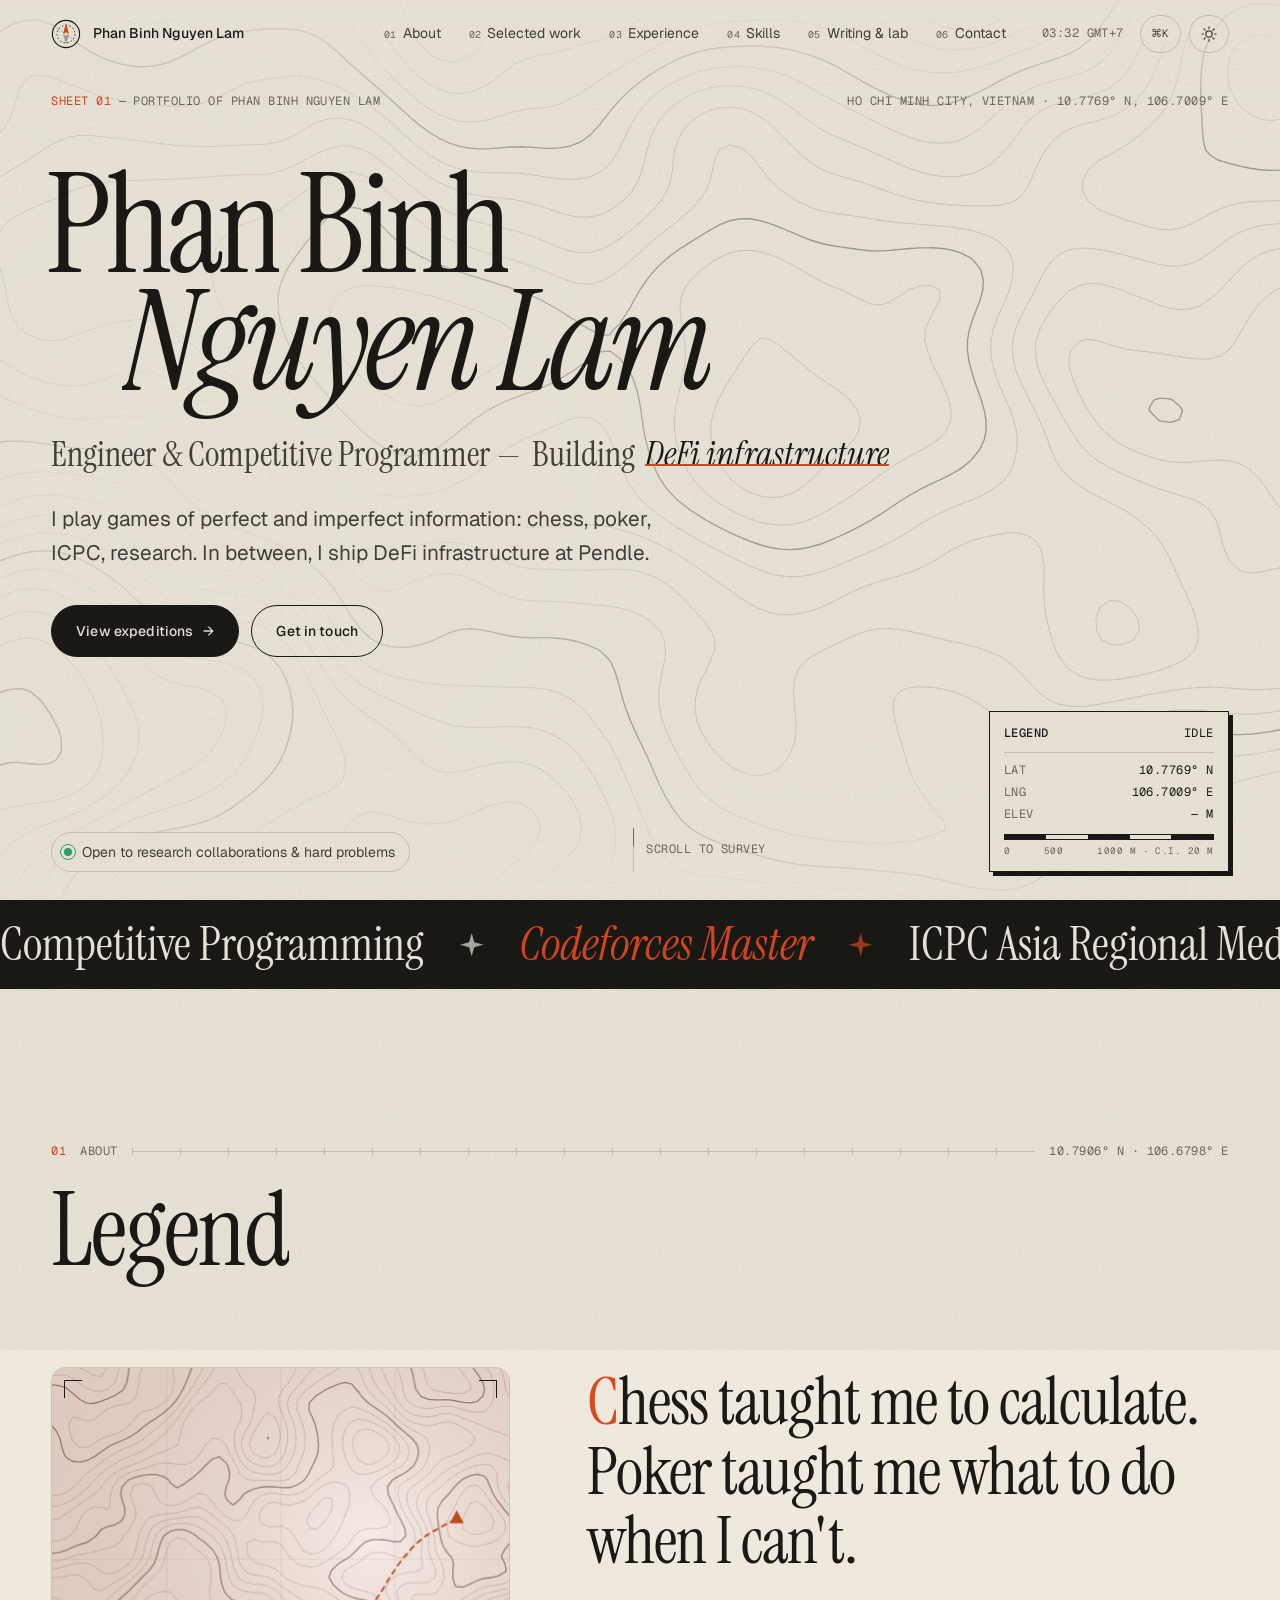
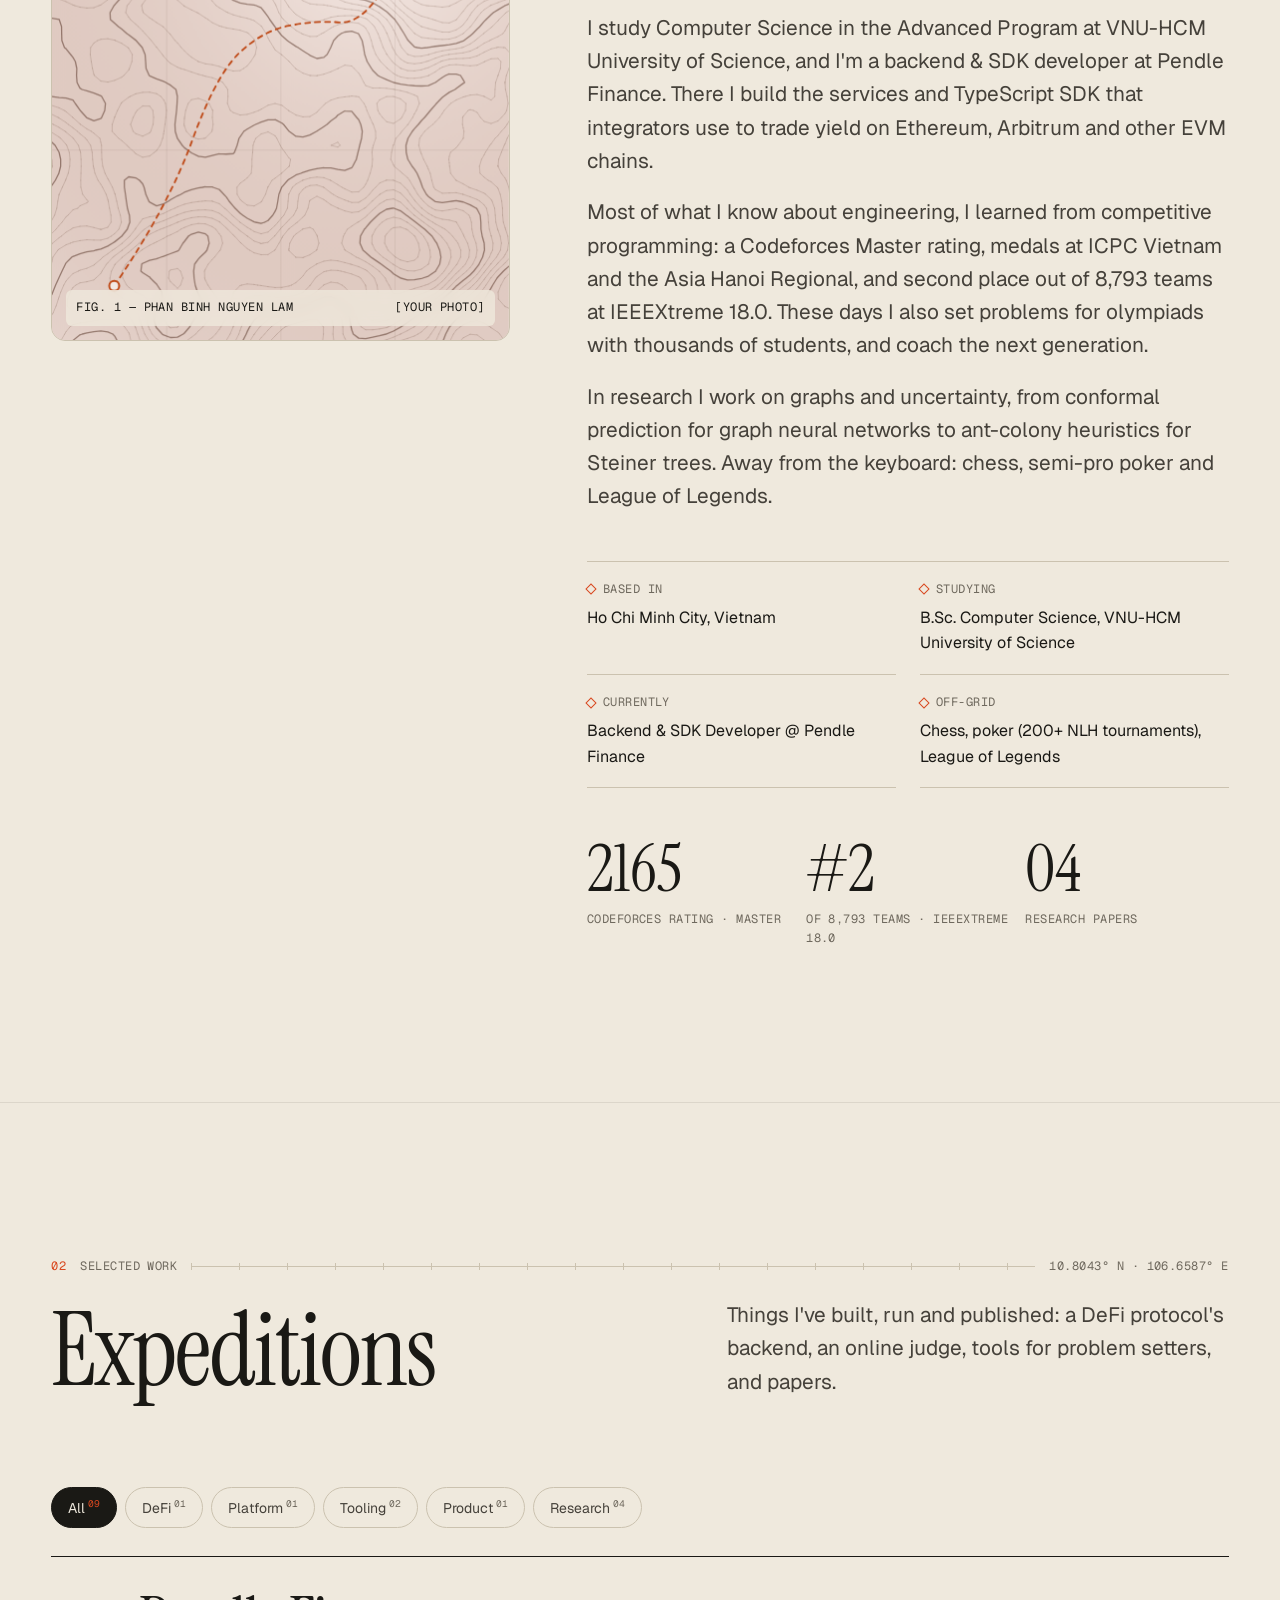
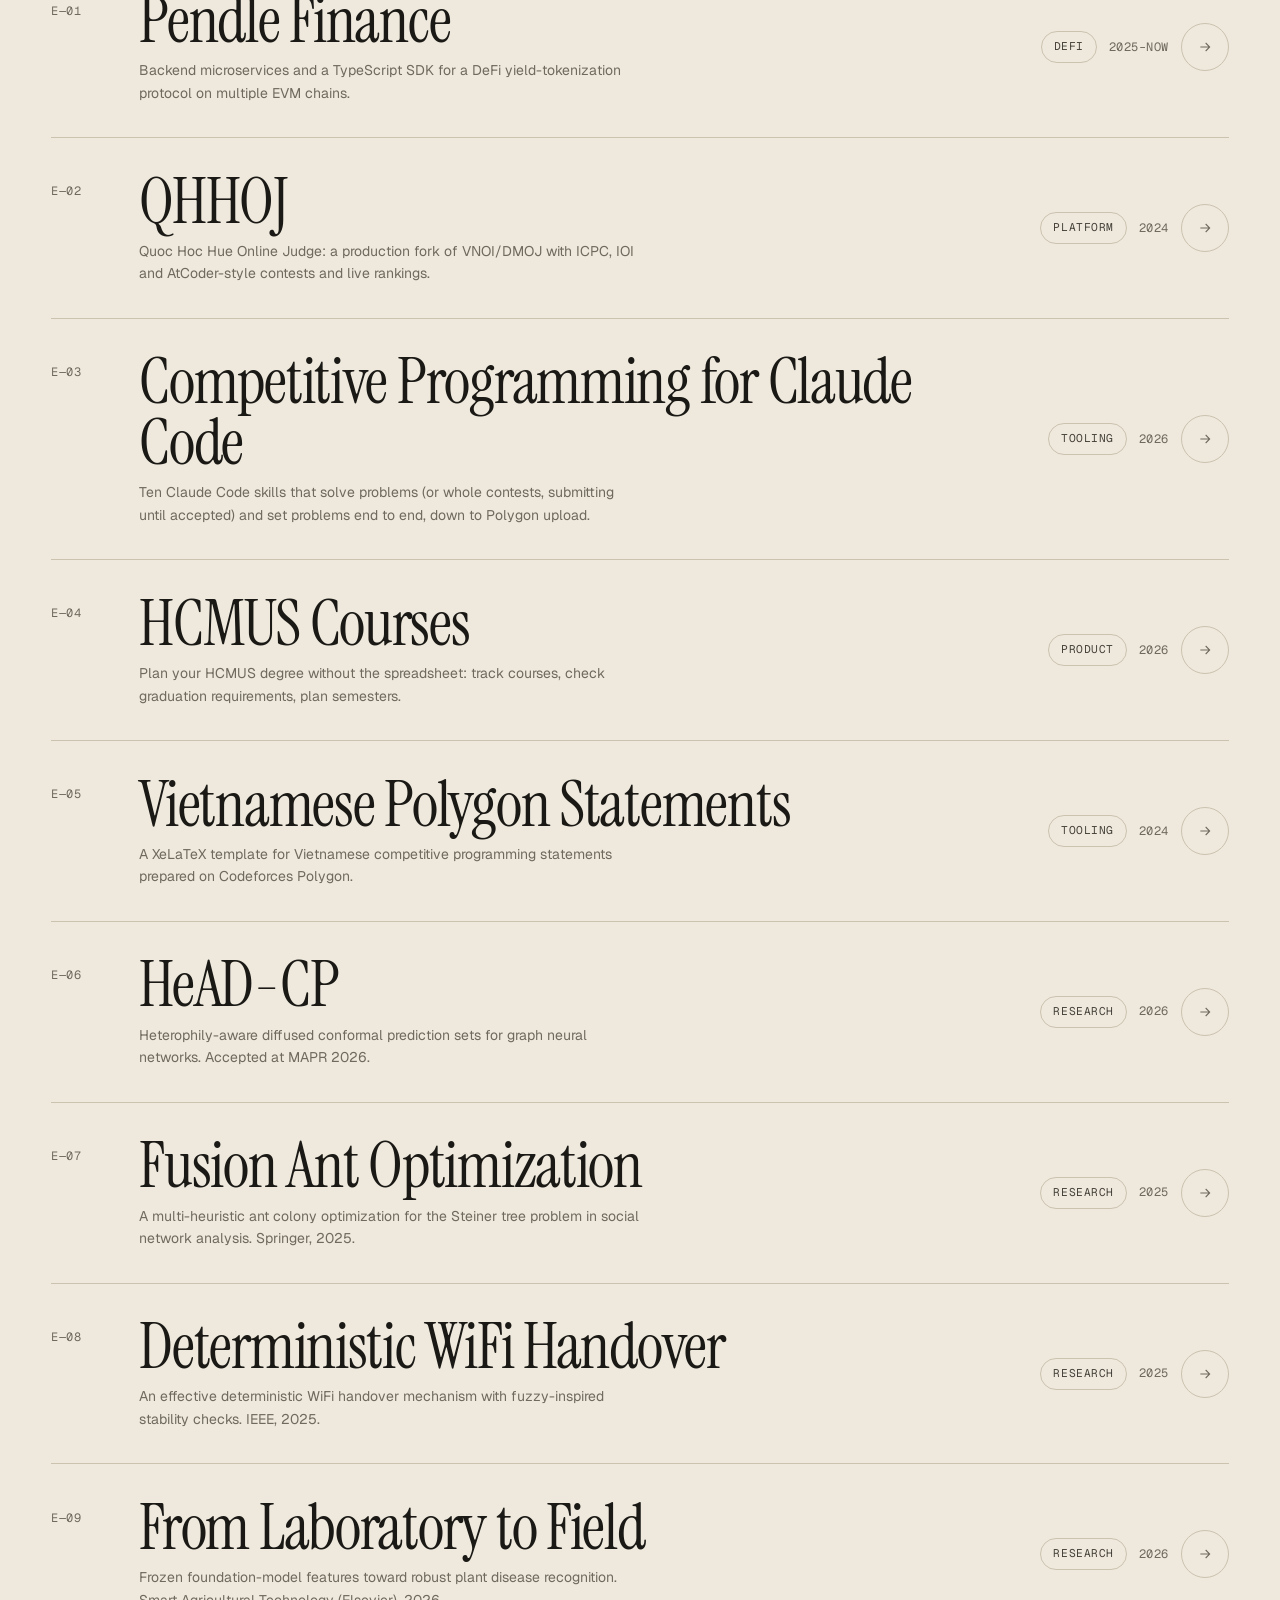
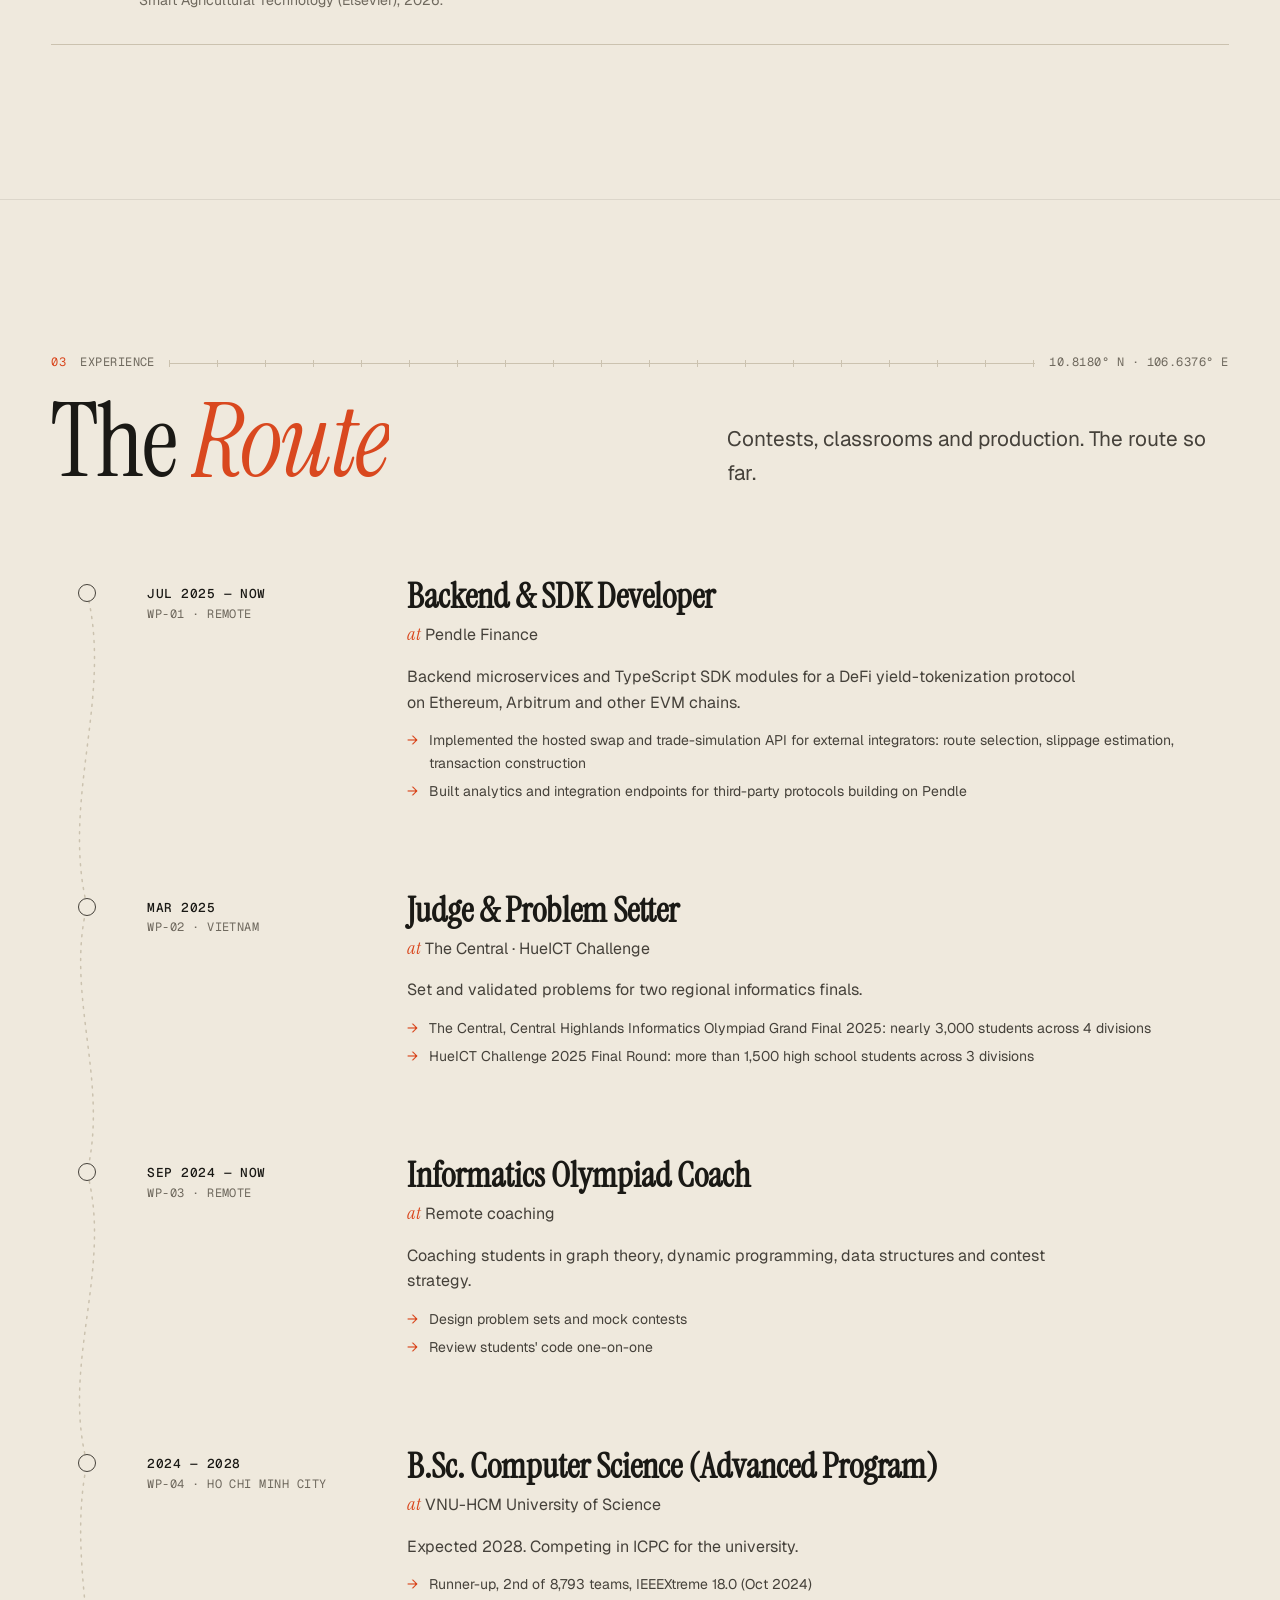
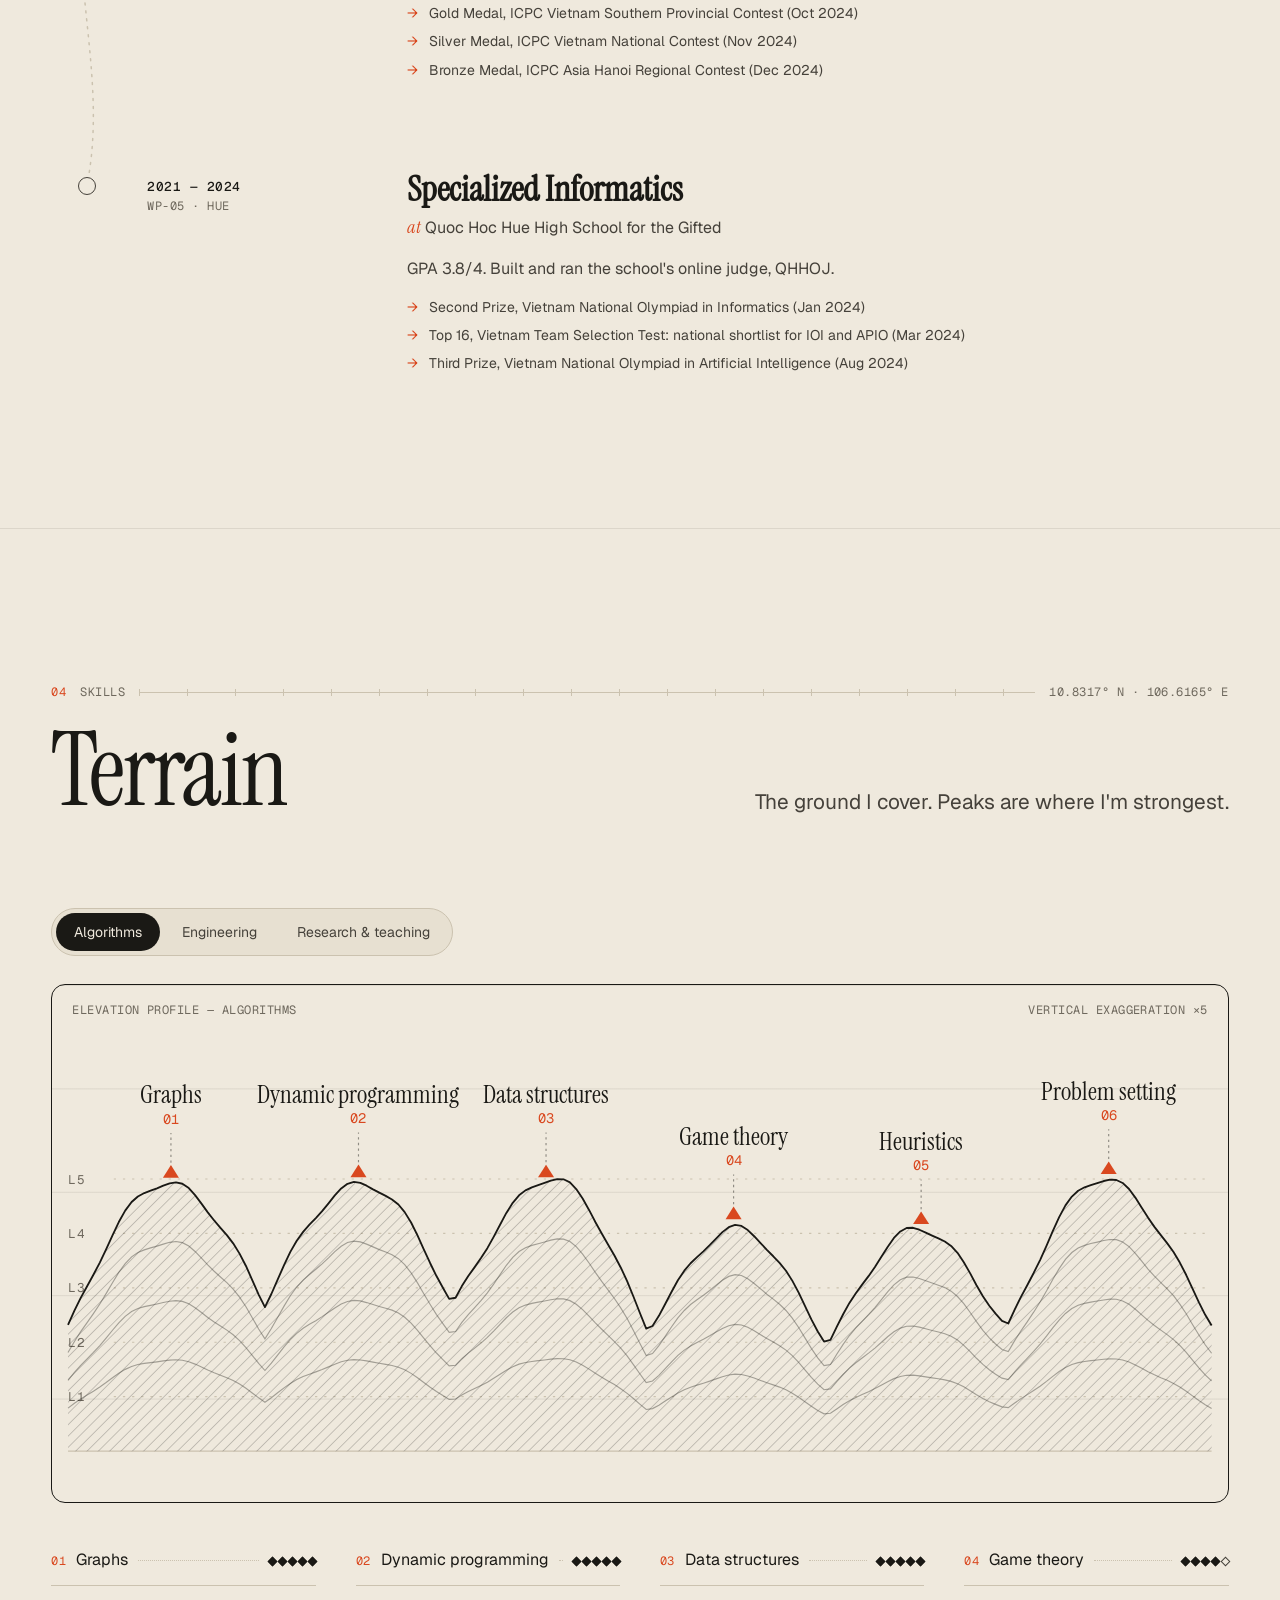
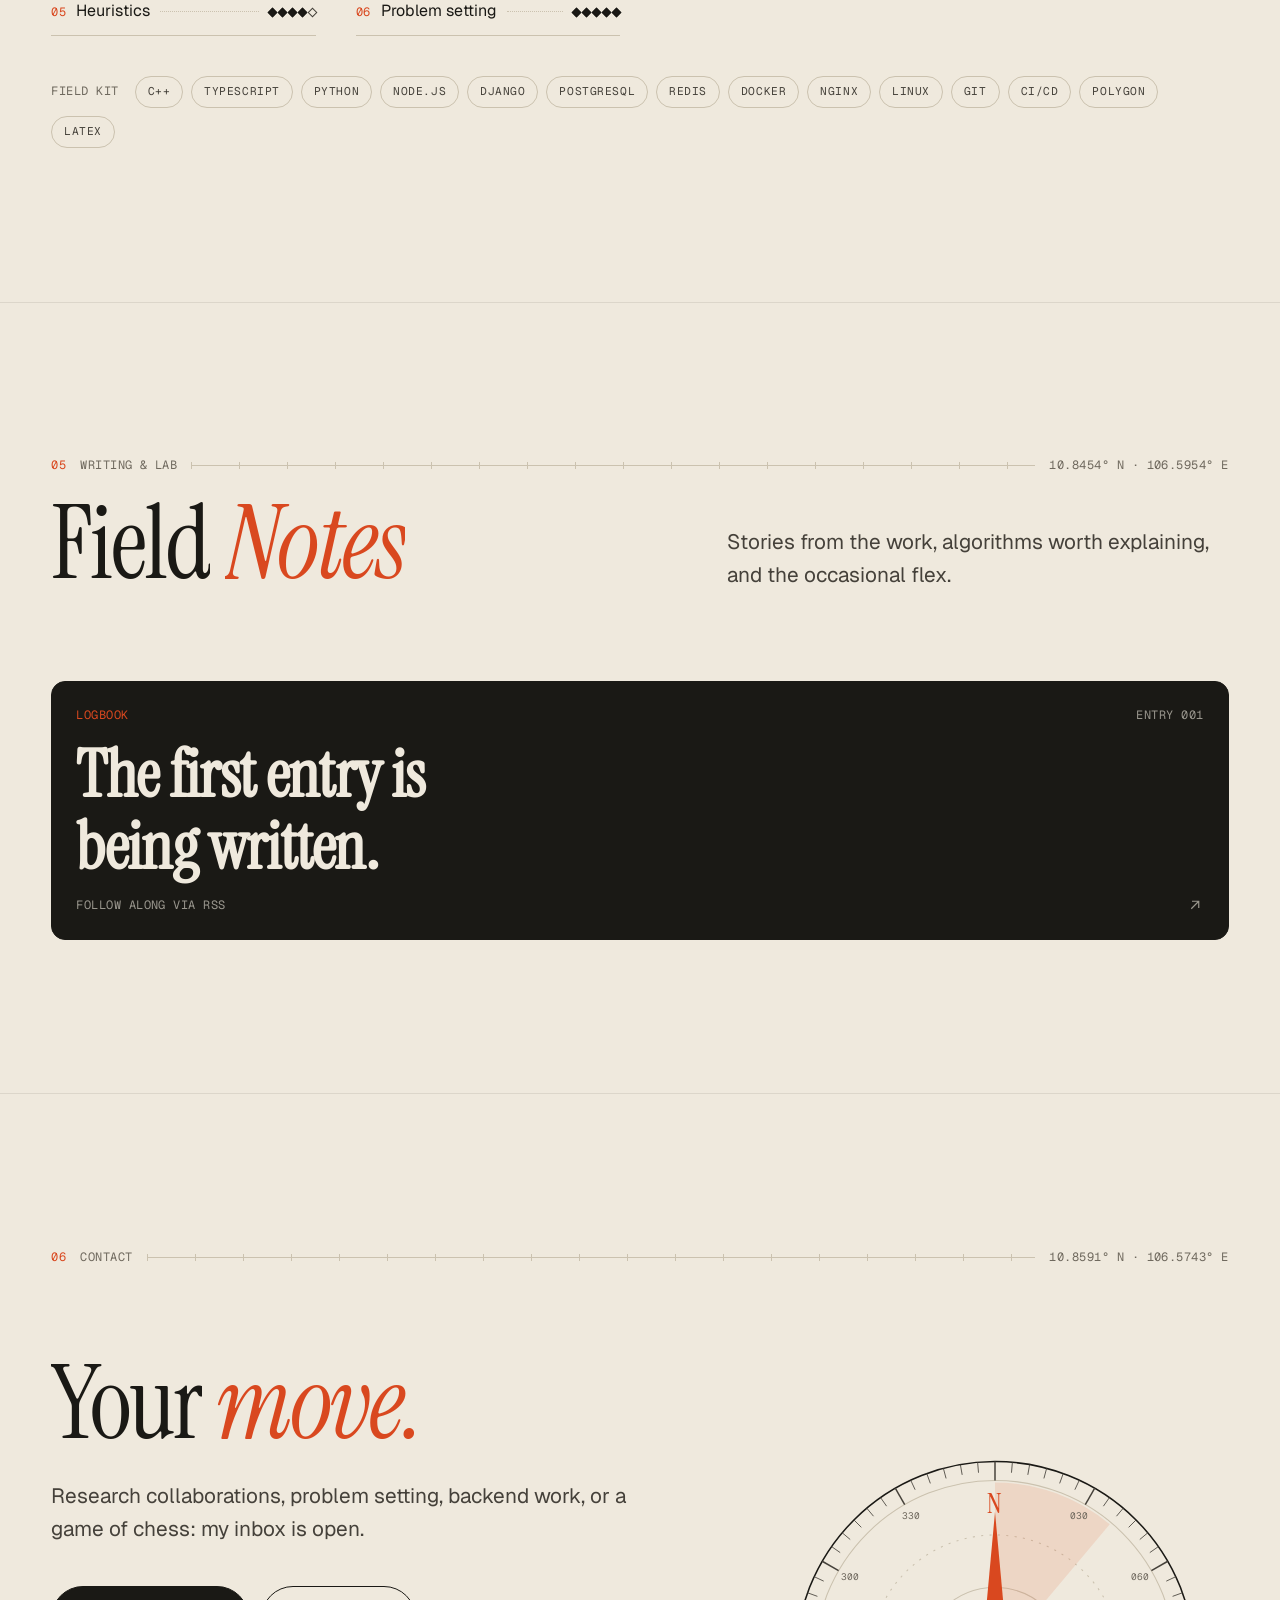
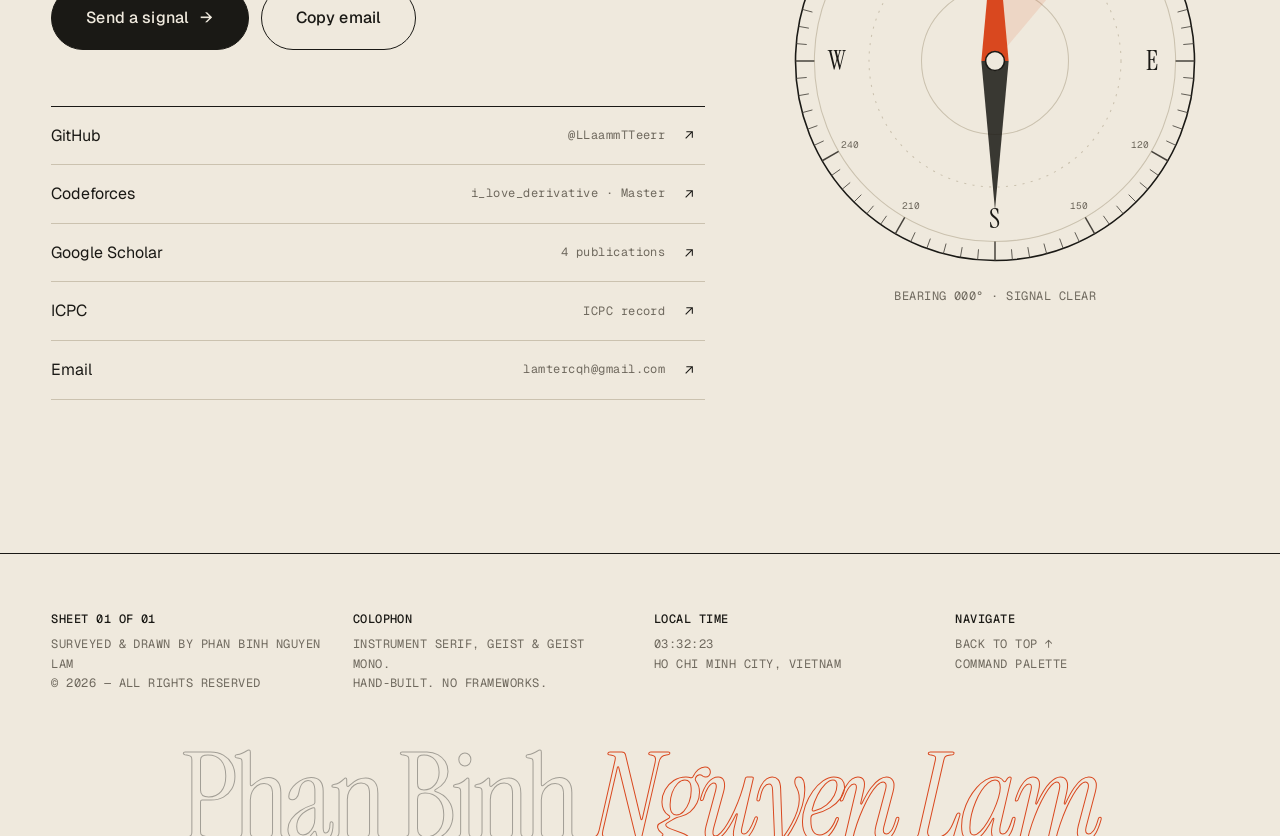
<file: index.html>
<!doctype html>
<html lang="en">
<head>
  <meta charset="utf-8">
  <meta name="viewport" content="width=device-width, initial-scale=1, viewport-fit=cover">
  <title>Phan Binh Nguyen Lam — Engineer &amp; Competitive Programmer</title>
  <meta name="description" content="Codeforces Master, ICPC medalist and researcher; backend &amp; SDK developer at Pendle Finance. Portfolio and Field Notes.">
  <meta name="theme-color" content="#EFE9DD" media="(prefers-color-scheme: light)">
  <meta name="theme-color" content="#0D1014" media="(prefers-color-scheme: dark)">
  <meta property="og:type" content="website">
  <meta property="og:title" content="Phan Binh Nguyen Lam — Engineer &amp; Competitive Programmer">
  <meta property="og:description" content="Codeforces Master, ICPC medalist and researcher; backend &amp; SDK developer at Pendle Finance.">
  <link rel="icon" href="favicon.svg" type="image/svg+xml">

  <!-- Resolve theme before first paint (no flash). -->
  <script>
    (function () {
      var saved = null;
      try { saved = localStorage.getItem("atlas-theme"); } catch (e) {}
      var dark = window.matchMedia && matchMedia("(prefers-color-scheme: dark)").matches;
      document.documentElement.setAttribute("data-theme", saved || (dark ? "dark" : "light"));
      document.documentElement.classList.add("js");
    })();
  </script>

  <link rel="preconnect" href="https://fonts.googleapis.com">
  <link rel="preconnect" href="https://fonts.gstatic.com" crossorigin>
  <link rel="stylesheet" href="https://fonts.googleapis.com/css2?family=Instrument+Serif:ital@0;1&family=Geist:wght@300..700&family=Geist+Mono:wght@400;500&display=swap">
  <link rel="stylesheet" href="css/style.css">
</head>
<body>
  <a class="skip-link" href="#main">Skip to content</a>
  <div class="grain" aria-hidden="true"></div>

  <!-- Custom crosshair cursor (fine pointers only) -->
  <div class="cursor hidden" aria-hidden="true">
    <div class="cursor-ring"></div>
    <div class="cursor-dot"></div>
    <div class="cursor-label mono"></div>
  </div>

  <!-- ================= Header ================= -->
  <header class="site-header" id="site-header">
    <a class="brand" href="#top" aria-label="Back to top">
      <svg class="brand-mark" viewBox="0 0 32 32" aria-hidden="true">
        <circle cx="16" cy="16" r="14.5" fill="none" stroke="currentColor" stroke-width="1.2"/>
        <circle cx="16" cy="16" r="9.5" fill="none" stroke="currentColor" stroke-width="1" stroke-dasharray="1.5 2.5"/>
        <path class="brand-needle" d="M16 4.5l3.2 11.5L16 14l-3.2 2z"/>
        <path d="M16 27.5l-3.2-11.5L16 18l3.2-2z" fill="currentColor" opacity=".35"/>
      </svg>
      <span class="brand-name" data-bind="name"></span>
    </a>

    <nav class="nav" aria-label="Primary">
      <ol class="nav-list" id="nav-list"></ol>
    </nav>

    <div class="header-tools">
      <span class="clock mono" id="clock" title="Local time"></span>
      <button class="tool-btn palette-btn" id="palette-btn" type="button" aria-label="Open command palette" aria-keyshortcuts="Control+K Meta+K">
        <span class="mono">⌘K</span>
      </button>
      <button class="tool-btn theme-btn" id="theme-btn" type="button" aria-label="Switch to dark theme">
        <svg viewBox="0 0 24 24" aria-hidden="true">
          <g class="sun"><circle cx="12" cy="12" r="4.2"/><path d="M12 2.5v2.2M12 19.3v2.2M2.5 12h2.2M19.3 12h2.2M5.3 5.3l1.6 1.6M17.1 17.1l1.6 1.6M5.3 18.7l1.6-1.6M17.1 6.9l1.6-1.6"/></g>
          <path class="moon" d="M20 14.5A8.5 8.5 0 0 1 9.5 4a8.5 8.5 0 1 0 10.5 10.5z"/>
        </svg>
      </button>
      <button class="tool-btn menu-btn" id="menu-btn" type="button" aria-expanded="false" aria-controls="mobile-menu" aria-label="Open menu">
        <span></span><span></span>
      </button>
    </div>
  </header>

  <div class="mobile-menu" id="mobile-menu" hidden>
    <ol class="mobile-menu-list" id="mobile-menu-list"></ol>
    <div class="mobile-menu-foot mono" id="mobile-menu-foot"></div>
  </div>

  <!-- Right-edge scroll "sheet index" (desktop) -->
  <aside class="sheet-index" aria-hidden="true">
    <div class="sheet-ruler" id="sheet-ruler"></div>
    <div class="sheet-marker" id="sheet-marker"><span class="mono" id="sheet-pct">000</span></div>
  </aside>

  <!-- ================= Main ================= -->
  <main id="main">
    <section class="hero" id="top" aria-labelledby="hero-name">
      <canvas class="hero-canvas" id="hero-canvas" aria-hidden="true"></canvas>
      <div class="hero-vignette" aria-hidden="true"></div>
      <div class="hero-inner container" id="hero-inner"></div>
    </section>

    <div class="marquee" aria-hidden="true">
      <div class="marquee-track" id="marquee-track"></div>
    </div>

    <section class="section about" id="about" data-section="about"></section>
    <section class="section work" id="work" data-section="work"></section>
    <section class="section route" id="route" data-section="route"></section>
    <section class="section terrain" id="terrain" data-section="terrain"></section>
    <section class="section notes" id="notes" data-section="notes"></section>
    <section class="section contact" id="contact" data-section="contact"></section>
  </main>

  <footer class="site-footer" id="site-footer"></footer>

  <!-- Floating project preview that follows the cursor over the work list -->
  <div class="work-preview" id="work-preview" aria-hidden="true">
    <div class="work-preview-media" id="work-preview-media"></div>
    <span class="work-preview-label mono" id="work-preview-label"></span>
  </div>

  <dialog class="project-dialog" id="project-dialog" aria-labelledby="pd-title"></dialog>

  <dialog class="palette" id="palette" aria-label="Command palette">
    <div class="palette-box">
      <div class="palette-search">
        <svg viewBox="0 0 24 24" aria-hidden="true"><circle cx="11" cy="11" r="6.5"/><path d="M16 16l4.5 4.5"/></svg>
        <input id="palette-input" type="text" placeholder="Where to?" autocomplete="off" spellcheck="false"
               role="combobox" aria-expanded="true" aria-controls="palette-list" aria-autocomplete="list">
        <kbd class="mono">esc</kbd>
      </div>
      <ul class="palette-list" id="palette-list" role="listbox" aria-label="Commands"></ul>
      <div class="palette-foot mono">
        <span><kbd>↑</kbd><kbd>↓</kbd> navigate</span>
        <span><kbd>↵</kbd> go</span>
        <span><kbd>/</kbd> or <kbd>⌘K</kbd> open</span>
        <span><kbd>T</kbd> theme</span>
      </div>
    </div>
  </dialog>

  <div class="toast mono" id="toast" role="status" aria-live="polite"></div>

  <noscript>
    <div class="noscript">This portfolio renders its content with JavaScript. Please enable it to explore the map.</div>
  </noscript>

  <!-- Latest posts are inlined here by build.py; ignored when the file is opened directly. -->
  <!-- build:notes -->
  <script src="js/content.js"></script>
  <script src="js/terrain.js"></script>
  <script src="js/main.js"></script>
</body>
</html>
</file>
<file: css/style.css>
/* ==========================================================================
   THE ATLAS — portfolio template
   A topographic survey sheet: paper, ink, contour lines, one signal colour.
   --------------------------------------------------------------------------
   1. Tokens          5. Hero              9.  Terrain (skills)
   2. Base            6. Marquee           10. Field notes
   3. Utilities       7. About / Work      11. Contact & footer
   4. Chrome          8. Route             12. Overlays · 13. Motion prefs
   ========================================================================== */

/* 1. TOKENS ---------------------------------------------------------------- */
:root {
  /* Paper (light) */
  --paper:        #EFE9DD;
  --paper-2:      #E7E0D1;
  --paper-3:      #DDD4C2;
  --ink:          #1A1915;
  --ink-2:        #45413A;
  --muted:        #6F695E;
  --rule:         #CBC2AF;
  --rule-soft:    rgba(26, 25, 21, .09);
  --accent:       #D9481F;   /* survey orange — the one loud colour */
  --accent-ink:   #FFF8F0;
  --accent-soft:  rgba(217, 72, 31, .12);
  --teal:         #2C6A62;   /* secondary: water / links */
  --contour:        rgba(26, 25, 21, .17);
  --contour-strong: rgba(26, 25, 21, .36);
  --shadow: 0 1px 0 rgba(26,25,21,.04), 0 18px 50px -20px rgba(26,25,21,.35);

  /* Type */
  --serif: "Instrument Serif", "Iowan Old Style", "Palatino Linotype", Georgia, serif;
  --sans:  "Geist", ui-sans-serif, system-ui, -apple-system, "Segoe UI", sans-serif;
  --mono:  "Geist Mono", ui-monospace, "SFMono-Regular", Menlo, Consolas, monospace;

  --fs-xs:   .75rem;
  --fs-sm:   .875rem;
  --fs-md:   1rem;
  --fs-lg:   clamp(1.125rem, 1rem + .4vw, 1.3rem);
  --fs-xl:   clamp(1.5rem, 1.2rem + 1.2vw, 2.25rem);
  --fs-2xl:  clamp(2.2rem, 1.4rem + 3.4vw, 4.5rem);
  --fs-3xl:  clamp(3rem, 1.6rem + 6vw, 7.5rem);
  --fs-hero: clamp(4.25rem, min(1rem + 16vw, 15.5vh), 12.5rem);

  /* Space & shape */
  --gutter: clamp(16px, 4vw, 56px);
  --maxw: 1320px;
  --section-y: clamp(96px, 12vw, 180px);
  --radius: 14px;
  --radius-sm: 8px;
  --header-h: 68px;

  --ease-out: cubic-bezier(.16, 1, .3, 1);
  --ease-in-out: cubic-bezier(.65, 0, .35, 1);

  color-scheme: light;
}

/* Night chart (dark) — applied by system preference unless the user picked light,
   and always when the user picked dark. */
@media (prefers-color-scheme: dark) {
  :root:not([data-theme="light"]) {
    --paper: #0D1014; --paper-2: #13181E; --paper-3: #1B222A;
    --ink: #ECE6D8; --ink-2: #BDB6A8; --muted: #878D95;
    --rule: #28303A; --rule-soft: rgba(236, 230, 216, .08);
    --accent: #FF7447; --accent-ink: #140B06; --accent-soft: rgba(255, 116, 71, .14);
    --teal: #72C4B7;
    --contour: rgba(236, 230, 216, .11); --contour-strong: rgba(236, 230, 216, .26);
    --shadow: 0 1px 0 rgba(0,0,0,.2), 0 24px 60px -20px rgba(0,0,0,.8);
    color-scheme: dark;
  }
}
:root[data-theme="dark"] {
  --paper: #0D1014; --paper-2: #13181E; --paper-3: #1B222A;
  --ink: #ECE6D8; --ink-2: #BDB6A8; --muted: #878D95;
  --rule: #28303A; --rule-soft: rgba(236, 230, 216, .08);
  --accent: #FF7447; --accent-ink: #140B06; --accent-soft: rgba(255, 116, 71, .14);
  --teal: #72C4B7;
  --contour: rgba(236, 230, 216, .11); --contour-strong: rgba(236, 230, 216, .26);
  --shadow: 0 1px 0 rgba(0,0,0,.2), 0 24px 60px -20px rgba(0,0,0,.8);
  color-scheme: dark;
}

/* 2. BASE ------------------------------------------------------------------ */
*, *::before, *::after { box-sizing: border-box; }
html {
  -webkit-text-size-adjust: 100%;
  scroll-behavior: smooth;
  scroll-padding-top: calc(var(--header-h) + 12px);
  background: var(--paper);
}
body {
  margin: 0;
  background: var(--paper);
  color: var(--ink);
  font-family: var(--sans);
  font-size: var(--fs-md);
  line-height: 1.6;
  font-weight: 400;
  -webkit-font-smoothing: antialiased;
  -moz-osx-font-smoothing: grayscale;
  text-rendering: optimizeLegibility;
  overflow-x: clip;
}
img, svg, canvas { display: block; max-width: 100%; }
a { color: inherit; text-decoration: none; }
button { font: inherit; color: inherit; background: none; border: 0; padding: 0; cursor: pointer; }
h1, h2, h3, h4, p, ol, ul, figure, dl, dd { margin: 0; }
ol, ul { padding: 0; list-style: none; }
::selection { background: var(--accent); color: var(--accent-ink); }

:focus-visible {
  outline: 2px solid var(--accent);
  outline-offset: 3px;
  border-radius: 4px;
}

/* 3. UTILITIES ------------------------------------------------------------- */
.container { width: 100%; max-width: var(--maxw); margin-inline: auto; padding-inline: var(--gutter); }
.mono { font-family: var(--mono); font-size: var(--fs-xs); letter-spacing: .04em; text-transform: uppercase; font-feature-settings: "tnum" 1; }
.serif { font-family: var(--serif); font-weight: 400; }
.sr-only { position: absolute !important; width: 1px; height: 1px; padding: 0; margin: -1px; overflow: hidden; clip: rect(0 0 0 0); white-space: nowrap; border: 0; }
.muted { color: var(--muted); }
kbd { font-family: var(--mono); font-size: .7rem; padding: .1em .45em; border: 1px solid var(--rule); border-bottom-width: 2px; border-radius: 5px; background: var(--paper-2); color: var(--ink-2); }

.skip-link {
  position: fixed; left: 16px; top: -60px; z-index: 200;
  background: var(--ink); color: var(--paper); padding: 10px 16px; border-radius: var(--radius-sm);
  transition: top .2s var(--ease-out);
}
.skip-link:focus { top: 16px; }

.grain {
  position: fixed; inset: -50%; z-index: 90; pointer-events: none; opacity: .09;
  background-image: url("data:image/svg+xml,%3Csvg xmlns='http://www.w3.org/2000/svg' width='180' height='180'%3E%3Cfilter id='n'%3E%3CfeTurbulence type='fractalNoise' baseFrequency='.85' numOctaves='3' stitchTiles='stitch'/%3E%3CfeColorMatrix values='0 0 0 0 0 0 0 0 0 0 0 0 0 0 0 0 0 0 .9 0'/%3E%3C/filter%3E%3Crect width='100%25' height='100%25' filter='url(%23n)'/%3E%3C/svg%3E");
  mix-blend-mode: multiply;
}
[data-theme="dark"] .grain { mix-blend-mode: screen; opacity: .05; filter: invert(1); }

/* Buttons */
.btn {
  --bx: 0px; --by: 0px;
  position: relative; display: inline-flex; align-items: center; gap: .7em;
  height: 52px; padding: 0 24px; border-radius: 999px;
  font-size: var(--fs-sm); font-weight: 500; letter-spacing: .01em;
  border: 1px solid var(--ink);
  transform: translate(var(--bx), var(--by));
  transition: transform .5s var(--ease-out), background-color .3s, color .3s, border-color .3s;
  overflow: hidden; isolation: isolate; white-space: nowrap;
}
.btn::before {
  content: ""; position: absolute; inset: 0; z-index: -1;
  background: var(--accent); border-radius: inherit;
  transform: translateY(101%); transition: transform .5s var(--ease-out);
}
.btn:hover::before, .btn:focus-visible::before { transform: translateY(0); }
.btn:hover, .btn:focus-visible { border-color: var(--accent); color: var(--accent-ink); }
.btn-primary { background: var(--ink); color: var(--paper); }
.btn-ghost { background: transparent; color: var(--ink); }
.btn .arrow { transition: transform .5s var(--ease-out); }
.btn:hover .arrow { transform: translateX(4px); }
.btn-lg { height: 64px; padding: 0 34px; font-size: var(--fs-md); }

.chip {
  display: inline-flex; align-items: center; gap: .5em;
  padding: 6px 12px; border-radius: 999px; border: 1px solid var(--rule);
  font-family: var(--mono); font-size: .7rem; letter-spacing: .05em; text-transform: uppercase; color: var(--ink-2);
  white-space: nowrap;
}

/* Section scaffolding */
.section { position: relative; padding-block: var(--section-y); }
.section + .section { border-top: 1px solid var(--rule-soft); }
.sec-head { margin-bottom: clamp(48px, 7vw, 96px); }
.sec-meta { display: flex; align-items: center; gap: 14px; color: var(--muted); margin-bottom: 22px; }
.sec-idx { color: var(--accent); }
.sec-rule { flex: 1; height: 1px; background: var(--rule); position: relative; }
.sec-rule::after { /* scale-bar ticks */
  content: ""; position: absolute; left: 0; right: 0; top: -3px; height: 7px;
  background: repeating-linear-gradient(90deg, var(--rule) 0 1px, transparent 1px 48px);
}
.sec-coord { white-space: nowrap; }
.sec-title { font-family: var(--serif); font-weight: 400; font-size: var(--fs-3xl); line-height: .92; letter-spacing: -.02em; }
.sec-title em { font-style: italic; color: var(--accent); }
.sec-intro { margin-top: 22px; max-width: 46ch; color: var(--ink-2); font-size: var(--fs-lg); }
.sec-head-row { display: grid; gap: 24px; align-items: end; }
@media (min-width: 900px) { .sec-head-row.has-intro { grid-template-columns: 1.3fr 1fr; } .sec-head-row .sec-intro { justify-self: end; margin-top: 0; } }

/* Split-text reveal */
.split .w { display: inline-block; overflow: hidden; vertical-align: top; padding-bottom: .2em; margin-bottom: -.2em; }
.split .w > span { display: inline-block; transform: translateY(105%); transition: transform 1.1s var(--ease-out); transition-delay: calc(var(--i, 0) * 60ms); }
.split.in .w > span { transform: none; }
html:not(.js) .split .w > span { transform: none; }

.reveal { opacity: 0; transform: translateY(28px); transition: opacity 1s var(--ease-out), transform 1s var(--ease-out); transition-delay: var(--d, 0ms); }
.reveal.in { opacity: 1; transform: none; }

/* 4. CHROME: header, nav, sheet index, cursor ------------------------------- */
.site-header {
  position: fixed; inset: 0 0 auto 0; z-index: 60; height: var(--header-h);
  display: flex; align-items: center; gap: 24px;
  padding-inline: var(--gutter);
  transition: transform .5s var(--ease-out), background-color .4s, border-color .4s;
  border-bottom: 1px solid transparent;
}
.site-header.scrolled {
  background: color-mix(in srgb, var(--paper) 78%, transparent);
  -webkit-backdrop-filter: blur(14px) saturate(1.2); backdrop-filter: blur(14px) saturate(1.2);
  border-color: var(--rule-soft);
}
.site-header.hidden { transform: translateY(-100%); }
.brand { display: flex; align-items: center; gap: 12px; font-weight: 500; font-size: var(--fs-sm); }
.brand-mark { width: 30px; height: 30px; color: var(--ink); transition: transform 1.2s var(--ease-out); }
.brand-needle { fill: var(--accent); transform-origin: 16px 16px; transition: transform 1.2s var(--ease-out); }
.brand:hover .brand-needle { transform: rotate(360deg); }
.nav { margin-left: auto; }
.nav-list { display: flex; gap: 4px; }
.nav-link {
  position: relative; display: flex; align-items: baseline; gap: 6px;
  padding: 8px 12px; border-radius: 999px; font-size: var(--fs-sm); color: var(--ink-2);
  transition: color .3s, background-color .3s;
}
.nav-link .mono { font-size: .62rem; color: var(--muted); transition: color .3s; }
.nav-link:hover { color: var(--ink); background: var(--rule-soft); }
.nav-link.active { color: var(--ink); }
.nav-link.active .mono { color: var(--accent); }
.nav-link.active::after {
  content: ""; position: absolute; left: 50%; bottom: 1px; width: 4px; height: 4px; margin-left: -2px;
  border-radius: 50%; background: var(--accent);
}
.header-tools { display: flex; align-items: center; gap: 8px; }
.clock { color: var(--muted); margin-right: 8px; white-space: nowrap; }
.tool-btn {
  display: grid; place-items: center; height: 38px; min-width: 38px; padding: 0 10px;
  border-radius: 999px; border: 1px solid var(--rule); color: var(--ink-2);
  transition: border-color .3s, color .3s, background-color .3s;
}
.tool-btn:hover { border-color: var(--ink); color: var(--ink); }
.tool-btn .mono { font-size: .68rem; }
.theme-btn svg { width: 18px; height: 18px; fill: none; stroke: currentColor; stroke-width: 1.6; stroke-linecap: round; overflow: visible; }
.theme-btn .sun, .theme-btn .moon { transition: transform .7s var(--ease-out), opacity .4s; transform-origin: 12px 12px; }
.theme-btn .moon { opacity: 0; transform: rotate(-60deg) scale(.6); }
[data-theme="dark"] .theme-btn .sun { opacity: 0; transform: rotate(90deg) scale(.5); }
[data-theme="dark"] .theme-btn .moon { opacity: 1; transform: none; fill: currentColor; }
.menu-btn { display: none; gap: 5px; align-content: center; width: 42px; }
.menu-btn span { display: block; width: 16px; height: 1.5px; background: currentColor; transition: transform .4s var(--ease-out); }
.menu-btn[aria-expanded="true"] span:first-child { transform: translateY(3.25px) rotate(45deg); }
.menu-btn[aria-expanded="true"] span:last-child { transform: translateY(-3.25px) rotate(-45deg); }

@media (max-width: 1080px) { .nav-link .label-full { display: none; } }
@media (max-width: 960px) {
  .nav, .clock, .palette-btn { display: none; }
  .header-tools { margin-left: auto; }
  .menu-btn { display: grid; }
}

.mobile-menu {
  position: fixed; inset: 0; z-index: 55; background: var(--paper);
  padding: calc(var(--header-h) + 24px) var(--gutter) 32px;
  display: flex; flex-direction: column; justify-content: space-between;
  overflow-y: auto;
}
.mobile-menu[hidden] { display: none; }
.mobile-menu-list li { border-bottom: 1px solid var(--rule); }
.mobile-menu-list a {
  display: flex; align-items: baseline; gap: 16px; padding: 14px 0;
  font-family: var(--serif); font-size: clamp(2.2rem, 9vw, 3.4rem); line-height: 1.1;
  opacity: 0; transform: translateY(20px); animation: menuIn .7s var(--ease-out) forwards;
  animation-delay: calc(var(--i) * 55ms + 60ms);
}
.mobile-menu-list .mono { color: var(--accent); }
.mobile-menu-foot a { text-transform: none; }
.mobile-menu-foot { display: flex; justify-content: space-between; gap: 16px; color: var(--muted); margin-top: 32px; flex-wrap: wrap; }
@keyframes menuIn { to { opacity: 1; transform: none; } }

/* Scroll sheet index */
.sheet-index {
  position: fixed; right: 18px; top: 50%; z-index: 40; height: min(56vh, 460px);
  transform: translateY(-50%); width: 16px;
  opacity: 0; transition: opacity .6s;
}
.sheet-index.on { opacity: 1; }
.sheet-ruler {
  position: absolute; inset: 0 0 0 auto; width: 8px;
  background: repeating-linear-gradient(180deg, var(--rule) 0 1px, transparent 1px 10px);
}
.sheet-ruler i { /* section ticks */
  position: absolute; right: 0; width: 16px; height: 1px; background: var(--ink-2);
}
.sheet-marker {
  position: absolute; right: 0; top: 0; width: 22px; height: 2px; background: var(--accent);
  transform: translateY(var(--p, 0px)); transition: transform .15s linear;
}
.sheet-marker span { position: absolute; right: 30px; top: -8px; color: var(--accent); font-size: .62rem; }
@media (max-width: 1180px) { .sheet-index { display: none; } }

/* Custom cursor */
.cursor { display: none; }
@media (hover: hover) and (pointer: fine) {
  .has-cursor, .has-cursor * { cursor: none !important; }
  .has-cursor input, .has-cursor textarea { cursor: text !important; }
  /* Dialogs render in the top layer, above the custom cursor — give them the native one. */
  .has-cursor dialog, .has-cursor dialog * { cursor: auto !important; }
  .has-cursor dialog a, .has-cursor dialog button, .has-cursor .palette-item { cursor: pointer !important; }
  .has-cursor dialog input { cursor: text !important; }
  .has-cursor .cursor { display: block; }
  .cursor { position: fixed; inset: 0; z-index: 300; pointer-events: none; }
  .cursor-dot, .cursor-ring, .cursor-label { position: absolute; left: 0; top: 0; will-change: transform; }
  .cursor-dot { width: 6px; height: 6px; margin: -3px 0 0 -3px; border-radius: 50%; background: var(--accent); }
  .cursor-ring {
    width: 34px; height: 34px; margin: -17px 0 0 -17px; border-radius: 50%;
    border: 1px solid var(--ink); opacity: .55;
    transition: width .35s var(--ease-out), height .35s var(--ease-out), margin .35s var(--ease-out), opacity .3s, background-color .3s, border-color .3s;
  }
  .cursor-ring::before, .cursor-ring::after { /* crosshair ticks */
    content: ""; position: absolute; background: var(--ink);
  }
  .cursor-ring::before { left: 50%; top: -6px; bottom: -6px; width: 1px; margin-left: -.5px;
    -webkit-mask: linear-gradient(#000 0 6px, transparent 6px calc(100% - 6px), #000 calc(100% - 6px)); mask: linear-gradient(#000 0 6px, transparent 6px calc(100% - 6px), #000 calc(100% - 6px)); }
  .cursor-ring::after { top: 50%; left: -6px; right: -6px; height: 1px; margin-top: -.5px;
    -webkit-mask: linear-gradient(90deg, #000 0 6px, transparent 6px calc(100% - 6px), #000 calc(100% - 6px)); mask: linear-gradient(90deg, #000 0 6px, transparent 6px calc(100% - 6px), #000 calc(100% - 6px)); }
  .cursor-label { margin: 22px 0 0 22px; font-size: .6rem; color: var(--muted); white-space: nowrap; opacity: 0; transition: opacity .3s; }
  .cursor.on-map .cursor-label { opacity: 1; }
  .cursor.on-link .cursor-ring { width: 64px; height: 64px; margin: -32px 0 0 -32px; background: var(--accent-soft); border-color: var(--accent); opacity: 1; }
  .cursor.on-link .cursor-ring::before, .cursor.on-link .cursor-ring::after { opacity: 0; }
  .cursor.hidden { opacity: 0; }
}

/* 5. HERO ------------------------------------------------------------------ */
.hero {
  position: relative; min-height: 100vh; min-height: 100svh;
  display: flex; align-items: stretch; overflow: hidden;
  padding: calc(var(--header-h) + 24px) 0 28px;
}
.hero-canvas { position: absolute; inset: 0; width: 100%; height: 100%; }
.hero-vignette {
  position: absolute; inset: 0; pointer-events: none;
  background:
    radial-gradient(ellipse 60% 70% at 18% 55%, var(--paper) 10%, transparent 70%),
    linear-gradient(180deg, var(--paper) 0, transparent 18%, transparent 80%, var(--paper) 100%);
  opacity: .9;
}
.hero-inner { position: relative; display: grid; grid-template-rows: auto 1fr auto; gap: clamp(20px, 3vh, 32px); }
.hero-top { display: flex; justify-content: space-between; gap: 16px; color: var(--muted); flex-wrap: wrap; }
.hero-top .accent { color: var(--accent); }
.hero-main { align-self: center; }
.hero-name {
  font-family: var(--serif); font-weight: 400; font-size: var(--fs-hero);
  line-height: .84; letter-spacing: -.035em; margin-left: -.04em;
}
.hero-name .line { display: block; }
.hero-name .line:nth-child(2) { font-style: italic; padding-left: .55em; }
.hero-name .amp { color: var(--accent); }
.hero-role {
  display: flex; align-items: baseline; flex-wrap: wrap; gap: .3em;
  margin-top: clamp(18px, 3vh, 32px); font-size: var(--fs-xl); font-family: var(--serif); color: var(--ink-2);
}
/* The padding gives descenders (g, y) room inside the clip without moving the baseline. */
.rotator { position: relative; display: inline-grid; box-sizing: content-box; height: 1.15em; padding-bottom: .28em; margin-bottom: -.28em; overflow: hidden; vertical-align: bottom; color: var(--ink); font-style: italic; }
.rotator span { grid-area: 1 / 1; transform: translateY(135%); transition: transform .8s var(--ease-out); white-space: nowrap; }
.rotator span.on { transform: none; }
.rotator span.off { transform: translateY(-135%); }
.rotator::after { content: ""; position: absolute; left: 0; right: 0; bottom: .3em; height: 2px; background: var(--accent); transform-origin: left; animation: underline 3.2s var(--ease-in-out) infinite; }
@keyframes underline { 0% { transform: scaleX(0); } 30%, 80% { transform: scaleX(1); } 100% { transform: scaleX(1); opacity: 0; } }
.hero-tagline { margin-top: 20px; max-width: 44ch; color: var(--ink-2); font-size: var(--fs-lg); }
.hero-cta { display: flex; flex-wrap: wrap; gap: 12px; margin-top: clamp(24px, 4vh, 36px); }

.hero-bottom { display: flex; justify-content: space-between; align-items: flex-end; gap: 24px; flex-wrap: wrap; }
.status {
  display: inline-flex; align-items: center; gap: 10px; padding: 8px 14px 8px 12px;
  border: 1px solid var(--rule); border-radius: 999px; background: color-mix(in srgb, var(--paper) 70%, transparent);
  -webkit-backdrop-filter: blur(6px); backdrop-filter: blur(6px);
  font-size: var(--fs-sm); color: var(--ink-2);
}
.pulse { position: relative; width: 8px; height: 8px; border-radius: 50%; background: #2FA36B; }
.pulse::after { content: ""; position: absolute; inset: -4px; border-radius: 50%; border: 1px solid #2FA36B; animation: ping 2s var(--ease-out) infinite; }
.status.off .pulse { background: var(--muted); } .status.off .pulse::after { display: none; }
@keyframes ping { from { transform: scale(.5); opacity: 1; } to { transform: scale(2.2); opacity: 0; } }
.scroll-cue { display: flex; align-items: center; gap: 12px; color: var(--muted); }
.scroll-cue .line { position: relative; width: 1px; height: 44px; background: var(--rule); overflow: hidden; }
.scroll-cue .line::after { content: ""; position: absolute; left: 0; top: 0; width: 1px; height: 40%; background: var(--accent); animation: drip 2.2s var(--ease-in-out) infinite; }
@keyframes drip { from { transform: translateY(-100%); } to { transform: translateY(260%); } }

.legend {
  min-width: 240px; padding: 12px 14px; border: 1px solid var(--ink);
  background: color-mix(in srgb, var(--paper) 82%, transparent);
  -webkit-backdrop-filter: blur(8px); backdrop-filter: blur(8px);
  box-shadow: 4px 4px 0 var(--ink);
}
.legend-title { display: flex; justify-content: space-between; border-bottom: 1px solid var(--rule); padding-bottom: 8px; margin-bottom: 8px; }
.legend-title b { font-weight: 500; color: var(--ink); }
.legend dl { display: grid; grid-template-columns: auto 1fr; gap: 3px 16px; color: var(--muted); }
.legend dd { text-align: right; color: var(--ink); }
.legend .scale { display: flex; margin-top: 10px; height: 6px; border: 1px solid var(--ink); }
.legend .scale i { flex: 1; } .legend .scale i:nth-child(odd) { background: var(--ink); }
.legend .scale-l { display: flex; justify-content: space-between; margin-top: 4px; color: var(--muted); font-size: .58rem; }
@media (max-width: 760px) { .legend { display: none; } .hero-name .line:nth-child(2) { padding-left: .25em; } }
@media (max-height: 780px) and (min-width: 761px) { .legend { display: none; } .hero-tagline { margin-top: 14px; } }

/* 6. MARQUEE --------------------------------------------------------------- */
.marquee { overflow: hidden; background: var(--ink); color: var(--paper); padding: 20px 0; border-block: 1px solid var(--ink); }
.marquee-track { display: flex; width: max-content; animation: marquee 40s linear infinite; }
.marquee:hover .marquee-track { animation-play-state: paused; }
.marquee-item { display: flex; align-items: center; gap: 36px; padding-right: 36px; font-family: var(--serif); font-size: clamp(1.6rem, 1rem + 2.4vw, 3rem); line-height: 1; white-space: nowrap; }
.marquee-item:nth-child(even) { font-style: italic; color: var(--accent); }
.marquee-item svg { width: .5em; height: .5em; fill: currentColor; opacity: .7; }
@keyframes marquee { to { transform: translateX(-50%); } }

/* 7a. ABOUT ---------------------------------------------------------------- */
.about-grid { display: grid; gap: clamp(40px, 6vw, 96px); }
@media (min-width: 960px) { .about-grid { grid-template-columns: 5fr 7fr; } }
.portrait {
  position: relative; aspect-ratio: 4 / 5; border-radius: var(--radius); overflow: hidden;
  background: var(--paper-2); border: 1px solid var(--rule);
}
.portrait canvas, .portrait img { position: absolute; inset: 0; width: 100%; height: 100%; object-fit: cover; }
.portrait-label {
  position: absolute; left: 14px; right: 14px; bottom: 14px; display: flex; justify-content: space-between;
  color: var(--ink); padding: 8px 10px; border-radius: 6px;
  background: color-mix(in srgb, var(--paper) 80%, transparent); -webkit-backdrop-filter: blur(6px); backdrop-filter: blur(6px);
}
.portrait-corner { position: absolute; width: 18px; height: 18px; border: 0 solid var(--ink); }
.portrait-corner.tl { top: 12px; left: 12px; border-width: 1.5px 0 0 1.5px; }
.portrait-corner.tr { top: 12px; right: 12px; border-width: 1.5px 1.5px 0 0; }
.about-lead { font-family: var(--serif); font-size: var(--fs-2xl); line-height: 1.05; letter-spacing: -.015em; }
.about-lead::first-letter { color: var(--accent); }
.about-body { display: grid; gap: 18px; margin-top: 36px; color: var(--ink-2); max-width: 60ch; font-size: var(--fs-lg); }
.facts { display: grid; grid-template-columns: repeat(2, minmax(0, 1fr)); column-gap: 24px; margin-top: 48px; border-top: 1px solid var(--rule); }
.fact { padding: 18px 16px 18px 0; border-bottom: 1px solid var(--rule); }
.fact dt { color: var(--muted); margin-bottom: 6px; display: flex; align-items: center; gap: 8px; }
.fact dt::before { content: ""; width: 8px; height: 8px; border: 1.5px solid var(--accent); transform: rotate(45deg); }
.fact dd { font-size: var(--fs-md); }
.stats { display: grid; grid-template-columns: repeat(3, 1fr); gap: 16px; margin-top: 48px; }
.stat-value { font-family: var(--serif); font-size: var(--fs-2xl); line-height: 1; }
.stat-label { margin-top: 8px; color: var(--muted); }
@media (max-width: 520px) { .stats { grid-template-columns: 1fr 1fr; } }

/* 7b. WORK ----------------------------------------------------------------- */
.filters { display: flex; flex-wrap: wrap; gap: 8px; margin-bottom: 28px; }
.filter {
  padding: 8px 16px; border-radius: 999px; border: 1px solid var(--rule); font-size: var(--fs-sm); color: var(--ink-2);
  transition: all .3s var(--ease-out);
}
.filter sup { font-family: var(--mono); font-size: .6rem; margin-left: 3px; color: var(--muted); }
.filter:hover { border-color: var(--ink); color: var(--ink); }
.filter[aria-pressed="true"] { background: var(--ink); color: var(--paper); border-color: var(--ink); }
.filter[aria-pressed="true"] sup { color: var(--accent); }

.work-list { border-top: 1px solid var(--ink); }
.work-item { border-bottom: 1px solid var(--rule); transition: opacity .5s var(--ease-out); }
.work-item.is-hidden { display: none; }
.work-row {
  position: relative; width: 100%; text-align: left; isolation: isolate;
  display: grid; align-items: center; gap: 8px 24px;
  grid-template-columns: 64px minmax(0, 1fr) auto;
  padding: clamp(20px, 2.6vw, 34px) 0;
}
.work-row::before { /* hover wash */
  content: ""; position: absolute; inset: 0 calc(var(--gutter) * -1); z-index: -1;
  background: var(--paper-2); transform: scaleY(0); transform-origin: bottom;
  transition: transform .6s var(--ease-out);
}
.work-row:hover::before, .work-row:focus-visible::before { transform: scaleY(1); }
.work-idx { color: var(--muted); align-self: start; padding-top: .9em; }
.work-title {
  font-family: var(--serif); font-size: clamp(2rem, 1.1rem + 3.6vw, 4.6rem); line-height: .95; letter-spacing: -.02em;
  transition: transform .6s var(--ease-out), color .3s;
}
.work-row:hover .work-title { transform: translateX(14px); font-style: italic; }
.work-summary { grid-column: 2; color: var(--muted); font-size: var(--fs-sm); max-width: 56ch; }
.work-meta { display: flex; align-items: center; gap: 12px; color: var(--muted); grid-row: 1 / span 2; grid-column: 3; }
.work-arrow {
  display: grid; place-items: center; width: 48px; height: 48px; border-radius: 50%; border: 1px solid var(--rule);
  transition: all .5s var(--ease-out);
}
.work-arrow svg { width: 16px; height: 16px; stroke: currentColor; stroke-width: 1.6; fill: none; }
.work-row:hover .work-arrow { background: var(--accent); border-color: var(--accent); color: var(--accent-ink); transform: rotate(-45deg); }
.work-thumb { display: none; }
@media (max-width: 760px) {
  .work-row { grid-template-columns: 1fr auto; }
  .work-row::before { display: none; }
  .work-row:hover .work-title { transform: none; }
  .work-thumb { display: block; grid-column: 1 / -1; grid-row: 1; aspect-ratio: 16 / 9; border-radius: var(--radius-sm); overflow: hidden; border: 1px solid var(--rule); margin-bottom: 10px; }
  .work-thumb canvas, .work-thumb img { width: 100%; height: 100%; object-fit: cover; }
  .work-idx { grid-column: 1; grid-row: 2; padding-top: 0; align-self: center; }
  .work-meta { grid-column: 2; grid-row: 2; }
  .work-title { grid-column: 1 / -1; grid-row: 3; }
  .work-summary { grid-column: 1 / -1; grid-row: 4; }
  .work-meta .chip { display: none; }
  .work-arrow { width: 40px; height: 40px; }
}

.work-preview {
  position: fixed; left: 0; top: 0; z-index: 50; width: 340px; pointer-events: none;
  opacity: 0; transform: translate3d(-9999px, 0, 0);
  transition: opacity .35s var(--ease-out);
}
.work-preview.on { opacity: 1; }
.work-preview-media {
  aspect-ratio: 340 / 212; border-radius: var(--radius-sm); overflow: hidden; box-shadow: var(--shadow);
  border: 1px solid var(--ink); background: var(--paper-2);
  transform: scale(.82); transform-origin: left center; transition: transform .6s var(--ease-out);
}
.work-preview.on .work-preview-media { transform: none; }
.work-preview-media canvas, .work-preview-media img { width: 100%; height: 100%; object-fit: cover; }
.work-preview-label { display: inline-block; margin-top: 8px; padding: 4px 8px; background: var(--ink); color: var(--paper); border-radius: 4px; }
@media (hover: none), (max-width: 760px) { .work-preview { display: none; } }

/* 8. ROUTE (experience) ------------------------------------------------------ */
.route-wrap { position: relative; }
.route-svg { position: absolute; left: 0; top: 0; width: 72px; height: 100%; overflow: visible; pointer-events: none; }
.route-svg .planned { fill: none; stroke: var(--rule); stroke-width: 1.5; stroke-dasharray: 2 6; stroke-linecap: round; }
.route-svg .walked  { fill: none; stroke: var(--accent); stroke-width: 2; stroke-linecap: round; }
.route-list { display: grid; }
.stop {
  position: relative; display: grid; gap: 8px 40px; padding: 0 0 clamp(56px, 7vw, 96px) 72px;
}
.stop:last-child { padding-bottom: 0; }
@media (min-width: 900px) { .stop { grid-template-columns: 220px minmax(0, 1fr); padding-left: 96px; } }
.waypoint {
  position: absolute; left: 36px; top: 6px; width: 18px; height: 18px; margin-left: -9px;
  border-radius: 50%; border: 1.5px solid var(--ink-2); background: var(--paper);
  transition: all .5s var(--ease-out);
}
.waypoint::after { content: ""; position: absolute; inset: 4px; border-radius: 50%; background: var(--ink-2); transform: scale(0); transition: transform .5s var(--ease-out); }
.stop.reached .waypoint { border-color: var(--accent); box-shadow: 0 0 0 6px var(--accent-soft); }
.stop.reached .waypoint::after { background: var(--accent); transform: scale(1); }
.stop-when { color: var(--muted); padding-top: 6px; }
.stop-when b { display: block; color: var(--ink); font-weight: 500; font-size: .8rem; }
.stop-role { font-family: var(--serif); font-size: var(--fs-xl); line-height: 1.1; }
.stop-org { margin-top: 4px; color: var(--ink-2); }
.stop-org .at { color: var(--accent); font-family: var(--serif); font-style: italic; font-size: 1.15em; }
.stop-summary { margin-top: 14px; color: var(--ink-2); max-width: 62ch; }
.stop-hl { display: grid; gap: 6px; margin-top: 14px; }
.stop-hl li { position: relative; padding-left: 22px; color: var(--ink-2); font-size: var(--fs-sm); }
.stop-hl li::before { content: "→"; position: absolute; left: 0; color: var(--accent); }

/* 9. TERRAIN (skills) -------------------------------------------------------- */
.tabs { display: inline-flex; gap: 4px; padding: 4px; border-radius: 999px; border: 1px solid var(--rule); background: var(--paper-2); margin-bottom: 28px; max-width: 100%; overflow-x: auto; }
.tab { padding: 8px 18px; border-radius: 999px; font-size: var(--fs-sm); color: var(--ink-2); white-space: nowrap; transition: all .35s var(--ease-out); }
.tab[aria-selected="true"] { background: var(--ink); color: var(--paper); }
.tab:not([aria-selected="true"]):hover { color: var(--ink); }
.profile {
  position: relative; border: 1px solid var(--ink); border-radius: var(--radius);
  background:
    linear-gradient(var(--rule-soft) 1px, transparent 1px) 0 0 / 100% 20%,
    var(--paper);
  padding: 16px; overflow: hidden;
}
.profile-head { display: flex; justify-content: space-between; color: var(--muted); padding: 0 4px 8px; gap: 12px; flex-wrap: wrap; }
.profile svg { width: 100%; height: auto; overflow: visible; }
.profile .ridge { fill: none; stroke: var(--ink); stroke-width: 1.6; stroke-linejoin: round; }
.profile .ridge-echo { fill: none; stroke: var(--contour-strong); stroke-width: 1; }
.profile .ridge-fill { fill: url(#hatch); }
.profile .axis line { stroke: var(--rule); }
.profile .axis text, .profile .peak-lvl { fill: var(--muted); font-family: var(--mono); font-size: 11px; letter-spacing: .05em; }
.profile .peak-name { fill: var(--ink); font-family: var(--serif); font-size: 22px; }
.profile .peak-mark { fill: var(--accent); }
.profile .peak-stem { stroke: var(--ink); stroke-dasharray: 2 3; opacity: .45; }
.profile .peak-num { fill: var(--accent); font-family: var(--mono); font-size: 12px; }
.skill-list { display: grid; grid-template-columns: repeat(auto-fit, minmax(240px, 1fr)); gap: 0 40px; margin-top: 32px; }
.skill-row { display: flex; align-items: baseline; gap: 10px; padding: 12px 0; border-bottom: 1px solid var(--rule); }
.skill-row .n { color: var(--accent); }
.skill-row .name { font-size: var(--fs-md); }
.skill-row .dots { flex: 1; border-bottom: 1px dotted var(--rule); transform: translateY(-4px); }
.skill-row .lvl { display: flex; gap: 3px; }
.skill-row .lvl i { width: 7px; height: 7px; transform: rotate(45deg); border: 1px solid var(--ink-2); }
.skill-row .lvl i.on { background: var(--ink); border-color: var(--ink); }
.tools { display: flex; flex-wrap: wrap; gap: 8px; margin-top: 40px; align-items: center; }
.tools-label { color: var(--muted); margin-right: 8px; }
@media (max-width: 640px) {
  .profile { padding: 12px 8px; }
  .profile .peak-name, .profile .axis text, .profile .peak-stem { display: none; }
  .profile .peak-num { font-size: 34px; }
  .profile .ridge { stroke-width: 3; }
}

/* 10. FIELD NOTES ------------------------------------------------------------ */
.notes-grid { display: grid; gap: 16px; grid-template-columns: repeat(auto-fill, minmax(min(100%, 300px), 1fr)); }
@media (min-width: 900px) { .notes-grid { grid-template-columns: repeat(3, 1fr); } .note:first-child { grid-column: span 2; grid-row: span 2; } .note.note-archive { grid-column: span var(--span, 1); } .note.note-soon { grid-column: 1 / -1; grid-row: auto; } .notes-grid.solo .note:first-child { grid-row: auto; } }
.note.note-archive { background: var(--ink); color: var(--paper); border-color: var(--ink); min-height: 200px; }
.note.note-soon .note-title { max-width: 22ch; }
.note-archive .note-top, .note-archive .note-foot { color: color-mix(in srgb, var(--paper) 60%, transparent); }
.note-archive::before { background: repeating-radial-gradient(circle, transparent 0 14px, color-mix(in srgb, var(--paper) 18%, transparent) 14px 15px); }
.note.note-archive:hover { border-color: var(--accent); }
.note {
  position: relative; display: flex; flex-direction: column; gap: 14px; min-height: 240px;
  padding: 24px; border-radius: var(--radius); border: 1px solid var(--rule); background: var(--paper-2);
  overflow: hidden; isolation: isolate;
  transition: transform .6s var(--ease-out), border-color .4s, box-shadow .6s var(--ease-out);
}
.note::before { /* contour rings in the corner */
  content: ""; position: absolute; z-index: -1; right: -120px; bottom: -120px; width: 320px; height: 320px; border-radius: 50%;
  background: repeating-radial-gradient(circle, transparent 0 14px, var(--contour) 14px 15px);
  transition: transform 1s var(--ease-out);
}
.note:hover { transform: translateY(-6px); border-color: var(--ink); box-shadow: var(--shadow); }
.note:hover::before { transform: scale(1.35) rotate(20deg); }
.note-top { display: flex; justify-content: space-between; gap: 12px; color: var(--muted); }
.note-kind { color: var(--accent); }
.note-title { font-family: var(--serif); font-size: var(--fs-xl); line-height: 1.08; letter-spacing: -.01em; }
.note:first-child .note-title { font-size: var(--fs-2xl); max-width: 16ch; }
.note-excerpt { color: var(--ink-2); font-size: var(--fs-sm); max-width: 46ch; }
.note-foot { margin-top: auto; display: flex; justify-content: space-between; align-items: center; color: var(--muted); }
.note-foot svg { width: 18px; height: 18px; stroke: currentColor; fill: none; stroke-width: 1.6; transition: transform .5s var(--ease-out); }
.note:hover .note-foot svg { transform: translate(3px, -3px); color: var(--accent); }

/* 11. CONTACT & FOOTER ------------------------------------------------------- */
.contact { overflow: hidden; }
.contact-grid { display: grid; gap: 56px; align-items: center; }
@media (min-width: 960px) { .contact-grid { grid-template-columns: 1.4fr 1fr; } }
.contact-title { font-family: var(--serif); font-weight: 400; font-size: var(--fs-3xl); line-height: .92; letter-spacing: -.025em; }
.contact-title em { color: var(--accent); }
.contact-text { margin-top: 28px; max-width: 44ch; color: var(--ink-2); font-size: var(--fs-lg); }
.contact-actions { display: flex; flex-wrap: wrap; gap: 12px; margin-top: 40px; }
.socials { margin-top: 56px; border-top: 1px solid var(--ink); }
.social {
  display: grid; grid-template-columns: 1fr auto 24px; align-items: center; gap: 16px;
  padding: 16px 0; border-bottom: 1px solid var(--rule);
  transition: padding .5s var(--ease-out), color .3s;
}
.social:hover { padding-left: 12px; color: var(--accent); }
.social .handle { color: var(--muted); text-transform: none; }
.social svg { width: 16px; height: 16px; stroke: currentColor; fill: none; stroke-width: 1.6; transition: transform .5s var(--ease-out); }
.social:hover svg { transform: rotate(-45deg); }
.compass { position: relative; width: min(100%, 420px); aspect-ratio: 1; margin-inline: auto; }
.compass svg { width: 100%; height: 100%; overflow: visible; }
.compass .ring { fill: none; stroke: var(--ink); }
.compass .ring-soft { fill: none; stroke: var(--rule); }
.compass .tick { stroke: var(--ink-2); }
.compass .card { fill: var(--ink); font-family: var(--serif); font-size: 26px; text-anchor: middle; dominant-baseline: central; }
.compass .card.n { fill: var(--accent); }
.compass .deg { fill: var(--muted); font-family: var(--mono); font-size: 9px; text-anchor: middle; dominant-baseline: central; }
.compass .needle { transform-origin: 200px 200px; transition: transform .9s var(--ease-out); }
.compass .needle-n { fill: var(--accent); } .compass .needle-s { fill: var(--ink); opacity: .85; }
.compass .hub { fill: var(--paper); stroke: var(--ink); stroke-width: 1.5; }
.compass .sweep { transform-origin: 200px 200px; animation: sweep 6s linear infinite; }
.compass .sweep path { fill: var(--accent-soft); }
.compass .ping circle { fill: none; stroke: var(--accent); transform-origin: 200px 200px; animation: signal 3s var(--ease-out) infinite; opacity: 0; }
.compass .ping circle:nth-child(2) { animation-delay: 1s; } .compass .ping circle:nth-child(3) { animation-delay: 2s; }
.compass-caption { text-align: center; margin-top: 16px; color: var(--muted); }
@keyframes sweep { to { transform: rotate(360deg); } }
@keyframes signal { from { transform: scale(.15); opacity: .9; } to { transform: scale(1); opacity: 0; } }

.site-footer { position: relative; padding: 56px 0 0; border-top: 1px solid var(--ink); overflow: hidden; }
.footer-grid { display: grid; gap: 28px; grid-template-columns: repeat(auto-fit, minmax(200px, 1fr)); color: var(--muted); }
.footer-grid b { display: block; color: var(--ink); font-weight: 500; margin-bottom: 6px; }
.footer-grid a { transition: color .3s; } .footer-grid a:hover { color: var(--accent); }
.to-top { display: inline-flex; align-items: center; gap: 8px; }
.footer-mark {
  margin-top: 48px; font-family: var(--serif); font-size: clamp(3rem, calc(190vw / var(--chars, 9)), 20rem); line-height: .78; letter-spacing: -.04em;
  white-space: nowrap; text-align: center; color: transparent; -webkit-text-stroke: 1px var(--contour-strong);
  -webkit-user-select: none; user-select: none; transform: translateY(12%);
}
.footer-mark em { -webkit-text-stroke: 1px var(--accent); }

/* 12. OVERLAYS: project dialog, palette, toast -------------------------------- */
dialog { padding: 0; border: 0; color: var(--ink); background: transparent; max-width: none; max-height: none; }
dialog::backdrop { background: rgba(10, 10, 8, .5); -webkit-backdrop-filter: blur(6px); backdrop-filter: blur(6px); }

.project-dialog { width: 100%; height: 100%; margin: 0; }
.project-dialog[open] { display: flex; align-items: flex-end; justify-content: center; }
.pd-sheet {
  position: relative; width: min(1180px, 100%); max-height: calc(100% - 32px); overflow-y: auto; overscroll-behavior: contain;
  background: var(--paper); border: 1px solid var(--ink); border-bottom: 0; border-radius: 20px 20px 0 0;
  animation: sheetUp .7s var(--ease-out);
}
@keyframes sheetUp { from { transform: translateY(40%); opacity: 0; } }
.pd-bar {
  position: sticky; top: 0; z-index: 2; display: flex; align-items: center; justify-content: space-between; gap: 12px;
  padding: 12px clamp(16px, 3vw, 32px); background: color-mix(in srgb, var(--paper) 88%, transparent);
  -webkit-backdrop-filter: blur(10px); backdrop-filter: blur(10px); border-bottom: 1px solid var(--rule);
}
.pd-bar .mono { color: var(--muted); }
.pd-nav { display: flex; gap: 6px; }
.pd-cover { position: relative; aspect-ratio: 21 / 9; border-bottom: 1px solid var(--rule); background: var(--paper-2); }
.pd-cover canvas, .pd-cover img { width: 100%; height: 100%; object-fit: cover; }
.pd-cover .coords { position: absolute; left: 16px; bottom: 14px; padding: 4px 8px; border-radius: 4px; background: var(--ink); color: var(--paper); }
.pd-body { padding: clamp(24px, 4vw, 56px) clamp(16px, 4vw, 56px) 64px; display: grid; gap: 48px; }
@media (min-width: 900px) { .pd-body { grid-template-columns: 1.6fr 1fr; } }
.pd-title { font-family: var(--serif); font-weight: 400; font-size: var(--fs-3xl); line-height: .9; letter-spacing: -.025em; }
.pd-summary { margin-top: 18px; font-size: var(--fs-lg); color: var(--ink-2); max-width: 50ch; }
.pd-desc { display: grid; gap: 16px; margin-top: 32px; color: var(--ink-2); max-width: 64ch; }
.pd-desc p:first-child::first-letter { float: left; font-family: var(--serif); font-size: 3.6em; line-height: .8; padding: .08em .1em 0 0; color: var(--accent); }
.pd-outcomes { display: grid; grid-template-columns: repeat(auto-fit, minmax(140px, 1fr)); gap: 16px; margin-top: 40px; border-top: 1px solid var(--rule); padding-top: 24px; }
.pd-outcomes .v { font-family: var(--serif); font-size: var(--fs-2xl); line-height: 1; }
.pd-outcomes .l { margin-top: 8px; color: var(--muted); }
.pd-side { display: grid; gap: 28px; align-content: start; }
.pd-meta { display: grid; grid-template-columns: 1fr 1fr; border-top: 1px solid var(--ink); }
.pd-meta div { padding: 14px 0; border-bottom: 1px solid var(--rule); }
.pd-meta dt { color: var(--muted); margin-bottom: 4px; }
.pd-tags { display: flex; flex-wrap: wrap; gap: 6px; }
.pd-links { display: flex; flex-direction: column; gap: 10px; align-items: flex-start; }

.palette { width: min(640px, calc(100% - 32px)); margin: 12vh auto auto; overflow: visible; }
.palette[open] { animation: paletteIn .35s var(--ease-out); }
@keyframes paletteIn { from { opacity: 0; transform: translateY(-12px) scale(.98); } }
.palette-box { background: var(--paper); border: 1px solid var(--ink); border-radius: var(--radius); box-shadow: var(--shadow), 6px 6px 0 var(--ink); overflow: hidden; }
.palette-search { display: flex; align-items: center; gap: 12px; padding: 16px 18px; border-bottom: 1px solid var(--rule); }
.palette-search svg { width: 20px; height: 20px; flex: none; stroke: var(--muted); fill: none; stroke-width: 1.8; stroke-linecap: round; }
.palette-search input { flex: 1; min-width: 0; border: 0; outline: 0; background: transparent; color: var(--ink); font: 400 var(--fs-lg) var(--sans); }
.palette-search input::placeholder { color: var(--muted); }
.palette-list { max-height: min(52vh, 420px); overflow-y: auto; padding: 8px; }
.palette-group { padding: 10px 10px 6px; color: var(--muted); }
.palette-item { display: flex; align-items: center; gap: 12px; padding: 10px 12px; border-radius: var(--radius-sm); cursor: pointer; }
.palette-item .ico { display: grid; place-items: center; width: 28px; height: 28px; border-radius: 6px; border: 1px solid var(--rule); font-family: var(--mono); font-size: .65rem; color: var(--muted); flex: none; }
.palette-item .hint { margin-left: auto; color: var(--muted); }
.palette-item[aria-selected="true"] { background: var(--ink); color: var(--paper); }
.palette-item[aria-selected="true"] .ico { border-color: var(--accent); color: var(--accent); }
.palette-item[aria-selected="true"] .hint { color: var(--paper); opacity: .6; }
.palette-empty { padding: 28px; text-align: center; color: var(--muted); }
.palette-foot { display: flex; gap: 18px; flex-wrap: wrap; padding: 10px 18px; border-top: 1px solid var(--rule); color: var(--muted); font-size: .62rem; }
.palette-foot kbd { font-size: .6rem; margin-right: 2px; }

.toast {
  position: fixed; left: 50%; bottom: 24px; z-index: 400; padding: 12px 18px; border-radius: 999px;
  background: var(--ink); color: var(--paper); transform: translate(-50%, calc(100% + 40px)); visibility: hidden;
  transition: transform .6s var(--ease-out), visibility 0s .6s;
  pointer-events: none;
}
.toast.on { transform: translate(-50%, 0); visibility: visible; transition: transform .6s var(--ease-out); }

/* Staging banner (injected by build.py --staging) */
.staging-banner {
  position: fixed; left: 16px; bottom: 16px; z-index: 450; padding: 7px 12px; border-radius: 999px;
  background: repeating-linear-gradient(-45deg, var(--accent) 0 8px, color-mix(in srgb, var(--accent) 82%, #000) 8px 16px);
  color: #fff; font-size: .62rem; box-shadow: var(--shadow); pointer-events: none;
}

/* Preloader */
.loader {
  position: fixed; inset: 0; z-index: 500; display: grid; place-items: center; background: var(--ink); color: var(--paper);
  transition: clip-path 1s var(--ease-in-out); clip-path: inset(0 0 0 0);
}
.loader.out { clip-path: inset(0 0 100% 0); }
.loader-inner { width: min(360px, 80vw); display: grid; gap: 12px; }
.loader-count { font-family: var(--serif); font-size: clamp(4rem, 12vw, 7rem); line-height: 1; font-feature-settings: "tnum" 1; }
.loader-bar { display: flex; height: 6px; border: 1px solid var(--paper); }
.loader-bar i { flex: 1; } .loader-bar i:nth-child(odd) { background: var(--paper); }
.loader-row { display: flex; justify-content: space-between; opacity: .6; }

.noscript { padding: 120px 24px; text-align: center; font-family: var(--serif); font-size: 1.6rem; }

/* View-transition theme swap (circular reveal from the toggle) */
::view-transition-old(root), ::view-transition-new(root) { animation: none; mix-blend-mode: normal; }

/* 13. MOTION PREFERENCES ------------------------------------------------------ */
@media (prefers-reduced-motion: reduce) {
  html { scroll-behavior: auto; }
  *, *::before, *::after { animation-duration: .001ms !important; animation-iteration-count: 1 !important; transition-duration: .001ms !important; transition-delay: 0ms !important; }
  .reveal { opacity: 1; transform: none; }
  .split .w > span { transform: none; }
  .marquee-track { animation: none; flex-wrap: wrap; width: auto; justify-content: center; }
  .marquee-item[data-clone] { display: none; }
  .compass .sweep, .compass .ping, .rotator::after { display: none; }
}
</file>
